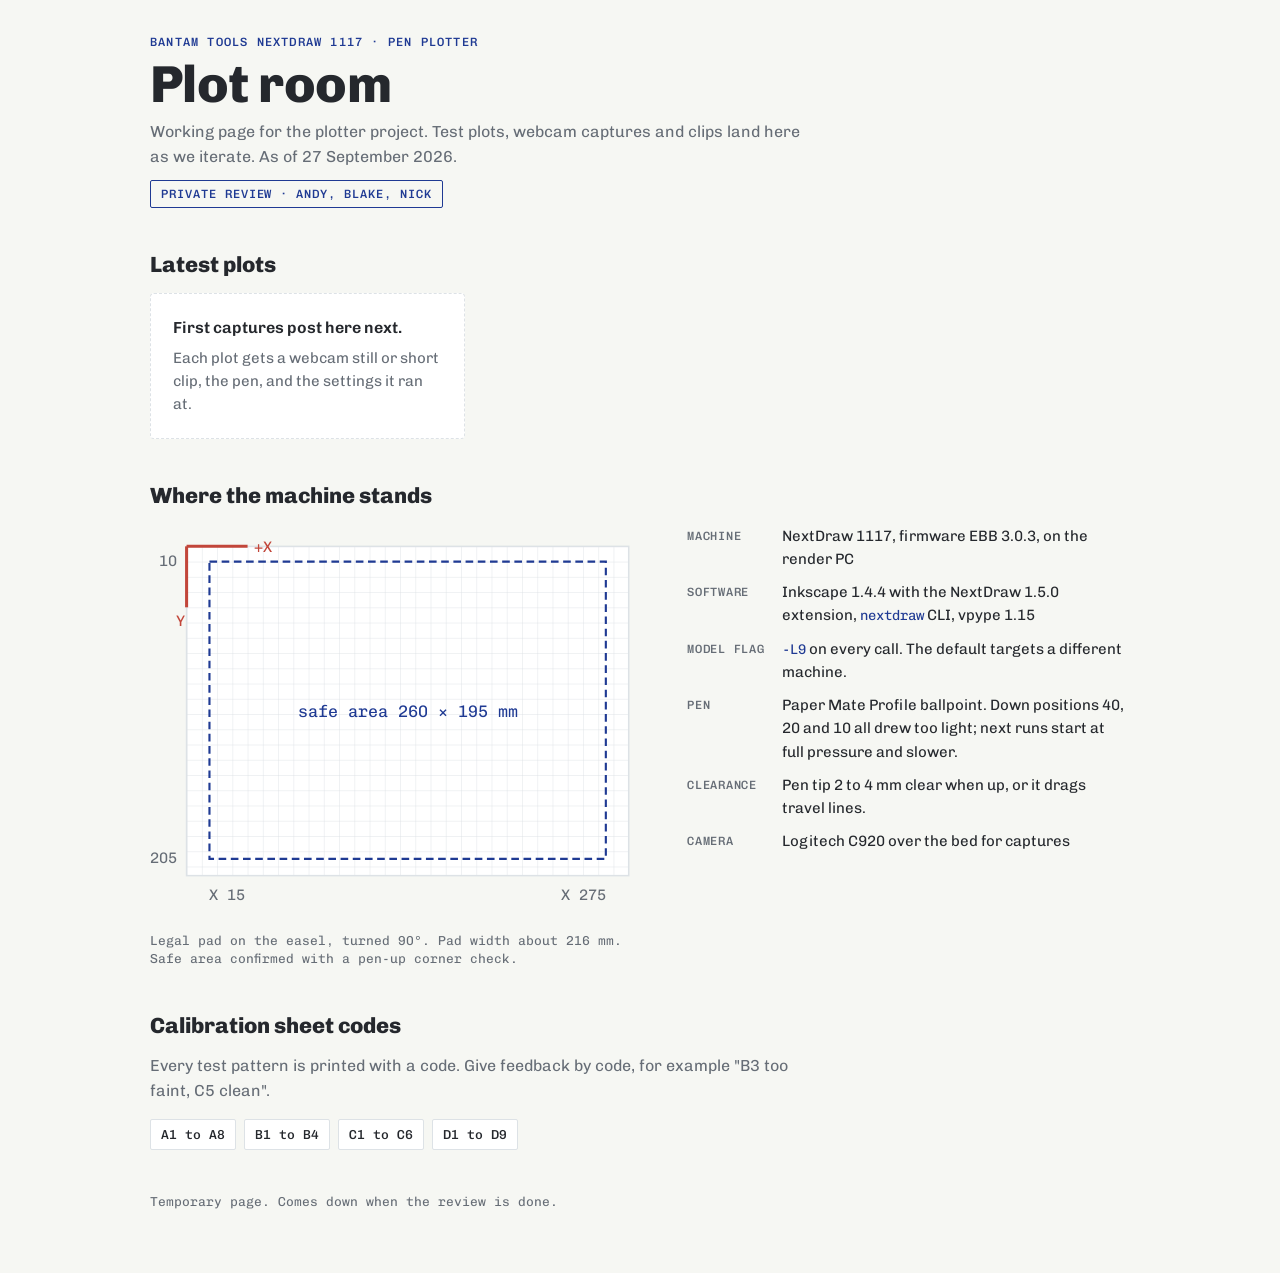
<file: plot/index.html>
<!doctype html><html><head><meta charset=utf8><meta name=viewport content="width=device-width,initial-scale=1,viewport-fit=cover"><style>:root{color-scheme:light;box-sizing:border-box;padding-top:env(safe-area-inset-top,0px);padding-bottom:env(safe-area-inset-bottom,0px)}html{scroll-padding-top:env(safe-area-inset-top,0px)}body{margin:0;padding:0;font:14px -apple-system,BlinkMacSystemFont,sans-serif;background:#faf9f5;color:#141413}img{max-width:100%}[hidden]:not([hidden=until-found i]){display:none!important}</style><meta name="robots" content="noindex, nofollow"><title>NextDraw Plot Room</title></head><body>
<link rel="preconnect" href="https://fonts.googleapis.com">
<link rel="preconnect" href="https://fonts.gstatic.com" crossorigin>
<link rel="stylesheet" href="https://fonts.googleapis.com/css2?family=Chivo:wght@400;600;800&family=Chivo+Mono:wght@400;500&display=swap">
<style>
  :root {
    --paper: #f6f7f3;
    --sheet: #ffffff;
    --grid: #dde2e6;
    --graphite: #25282d;
    --muted: #666d76;
    --ink: #1f3a93;
    --axis: #c2463a;
    --body: "Chivo", "Helvetica Neue", Arial, sans-serif;
    --mono: "Chivo Mono", ui-monospace, Menlo, monospace;
  }
  @media (prefers-color-scheme: dark) {
    :root:not([data-theme="light"]) {
      color-scheme: dark;
      --paper: #121417; --sheet: #1a1d21; --grid: #2a2f35;
      --graphite: #e6e8ea; --muted: #99a1ab; --ink: #93a9ff; --axis: #f07a6d;
    }
  }
  :root[data-theme="dark"] {
    color-scheme: dark;
    --paper: #121417; --sheet: #1a1d21; --grid: #2a2f35;
    --graphite: #e6e8ea; --muted: #99a1ab; --ink: #93a9ff; --axis: #f07a6d;
  }
  body {
    background: var(--paper);
    color: var(--graphite);
    font: 16px/1.55 var(--body);
    padding-inline: 16px;
    padding-block: 36px 64px;
  }
  .wrap { max-width: 980px; margin-inline: auto; display: grid; gap: 44px; }
  header { display: grid; gap: 10px; }
  .eyebrow { font: 500 12px/1 var(--mono); letter-spacing: .1em; text-transform: uppercase; color: var(--ink); }
  h1 { font: 800 clamp(32px, 6vw, 52px)/1 var(--body); margin: 0; letter-spacing: -.01em; text-wrap: balance; }
  h2 { font: 800 22px/1.15 var(--body); margin: 0; text-wrap: balance; }
  header p, .note { margin: 0; color: var(--muted); max-width: 65ch; }
  section { display: grid; gap: 16px; }
  .flag { justify-self: start; font: 500 12px/1 var(--mono); letter-spacing: .08em; text-transform: uppercase;
    border: 1px solid var(--ink); color: var(--ink); padding: 7px 10px; border-radius: 2px; }
  .plots { display: grid; grid-template-columns: repeat(auto-fill, minmax(260px, 1fr)); gap: 18px; }
  .empty { background: var(--sheet); border: 1px dashed var(--grid); border-radius: 4px; padding: 22px; display: grid; gap: 6px; }
  .empty b { font-weight: 600; }
  .empty span { color: var(--muted); font-size: 15px; }
  .split { display: grid; grid-template-columns: 1.15fr 1fr; gap: 28px; align-items: start; }
  figure { margin: 0; display: grid; gap: 8px; }
  svg { width: 100%; height: auto; display: block; }
  figcaption { font: 400 13px/1.4 var(--mono); color: var(--muted); }
  dl { margin: 0; display: grid; grid-template-columns: max-content 1fr; gap: 10px 18px; font-size: 15px; }
  dt { font: 500 12px/1.9 var(--mono); letter-spacing: .06em; text-transform: uppercase; color: var(--muted); }
  dd { margin: 0; }
  code { font: 400 14px var(--mono); color: var(--ink); }
  .codes { display: flex; flex-wrap: wrap; gap: 8px; }
  .codes span { font: 500 13px/1 var(--mono); border: 1px solid var(--grid); background: var(--sheet); padding: 8px 10px; border-radius: 2px; }
  footer { font: 400 13px var(--mono); color: var(--muted); }
  @media (max-width: 720px) { .split { grid-template-columns: 1fr; } }
</style>

<div class="wrap">
  <header>
    <span class="eyebrow">Bantam Tools NextDraw 1117 · pen plotter</span>
    <h1>Plot room</h1>
    <p>Working page for the plotter project. Test plots, webcam captures and clips land here as we iterate. As of 27 September 2026.</p>
    <span class="flag">Private review · Andy, Blake, Nick</span>
  </header>

  <section aria-labelledby="plots-h">
    <h2 id="plots-h">Latest plots</h2>
    <div class="plots">
      <div class="empty">
        <b>First captures post here next.</b>
        <span>Each plot gets a webcam still or short clip, the pen, and the settings it ran at.</span>
      </div>
    </div>
  </section>

  <section aria-labelledby="setup-h">
    <h2 id="setup-h">Where the machine stands</h2>
    <div class="split">
      <figure>
        <svg viewBox="-24 -14 334 262" role="img" aria-label="Legal pad on the easel with the confirmed safe drawing area from X 15 to 275 mm and Y 10 to 205 mm">
          <defs>
            <pattern id="mm" width="10" height="10" patternUnits="userSpaceOnUse">
              <path d="M10 0H0V10" fill="none" stroke="var(--grid)" stroke-width=".6"/>
            </pattern>
          </defs>
          <rect x="0" y="0" width="290" height="216" fill="var(--sheet)" stroke="var(--grid)"/>
          <rect x="0" y="0" width="290" height="216" fill="url(#mm)"/>
          <rect x="15" y="10" width="260" height="195" fill="none" stroke="var(--ink)" stroke-width="1.4" stroke-dasharray="5 3"/>
          <text x="145" y="112" text-anchor="middle" font-family="Chivo Mono, monospace" font-size="11" fill="var(--ink)">safe area 260 × 195 mm</text>
          <line x1="0" y1="0" x2="40" y2="0" stroke="var(--axis)" stroke-width="2"/>
          <line x1="0" y1="0" x2="0" y2="40" stroke="var(--axis)" stroke-width="2"/>
          <text x="44" y="4" font-family="Chivo Mono, monospace" font-size="10" fill="var(--axis)">+X</text>
          <text x="-4" y="52" text-anchor="middle" font-family="Chivo Mono, monospace" font-size="10" fill="var(--axis)">Y</text>
          <text x="15" y="232" font-family="Chivo Mono, monospace" font-size="10" fill="var(--muted)">X 15</text>
          <text x="275" y="232" text-anchor="end" font-family="Chivo Mono, monospace" font-size="10" fill="var(--muted)">X 275</text>
          <text x="-6" y="13" text-anchor="end" font-family="Chivo Mono, monospace" font-size="10" fill="var(--muted)">10</text>
          <text x="-6" y="208" text-anchor="end" font-family="Chivo Mono, monospace" font-size="10" fill="var(--muted)">205</text>
        </svg>
        <figcaption>Legal pad on the easel, turned 90°. Pad width about 216 mm. Safe area confirmed with a pen-up corner check.</figcaption>
      </figure>
      <dl>
        <dt>Machine</dt><dd>NextDraw 1117, firmware EBB 3.0.3, on the render PC</dd>
        <dt>Software</dt><dd>Inkscape 1.4.4 with the NextDraw 1.5.0 extension, <code>nextdraw</code> CLI, vpype 1.15</dd>
        <dt>Model flag</dt><dd><code>-L9</code> on every call. The default targets a different machine.</dd>
        <dt>Pen</dt><dd>Paper Mate Profile ballpoint. Down positions 40, 20 and 10 all drew too light; next runs start at full pressure and slower.</dd>
        <dt>Clearance</dt><dd>Pen tip 2 to 4 mm clear when up, or it drags travel lines.</dd>
        <dt>Camera</dt><dd>Logitech C920 over the bed for captures</dd>
      </dl>
    </div>
  </section>

  <section aria-labelledby="cal-h">
    <h2 id="cal-h">Calibration sheet codes</h2>
    <p class="note">Every test pattern is printed with a code. Give feedback by code, for example "B3 too faint, C5 clean".</p>
    <div class="codes">
      <span>A1 to A8</span><span>B1 to B4</span><span>C1 to C6</span><span>D1 to D9</span>
    </div>
  </section>

  <footer>Temporary page. Comes down when the review is done.</footer>
</div>

</body></html>
</file>
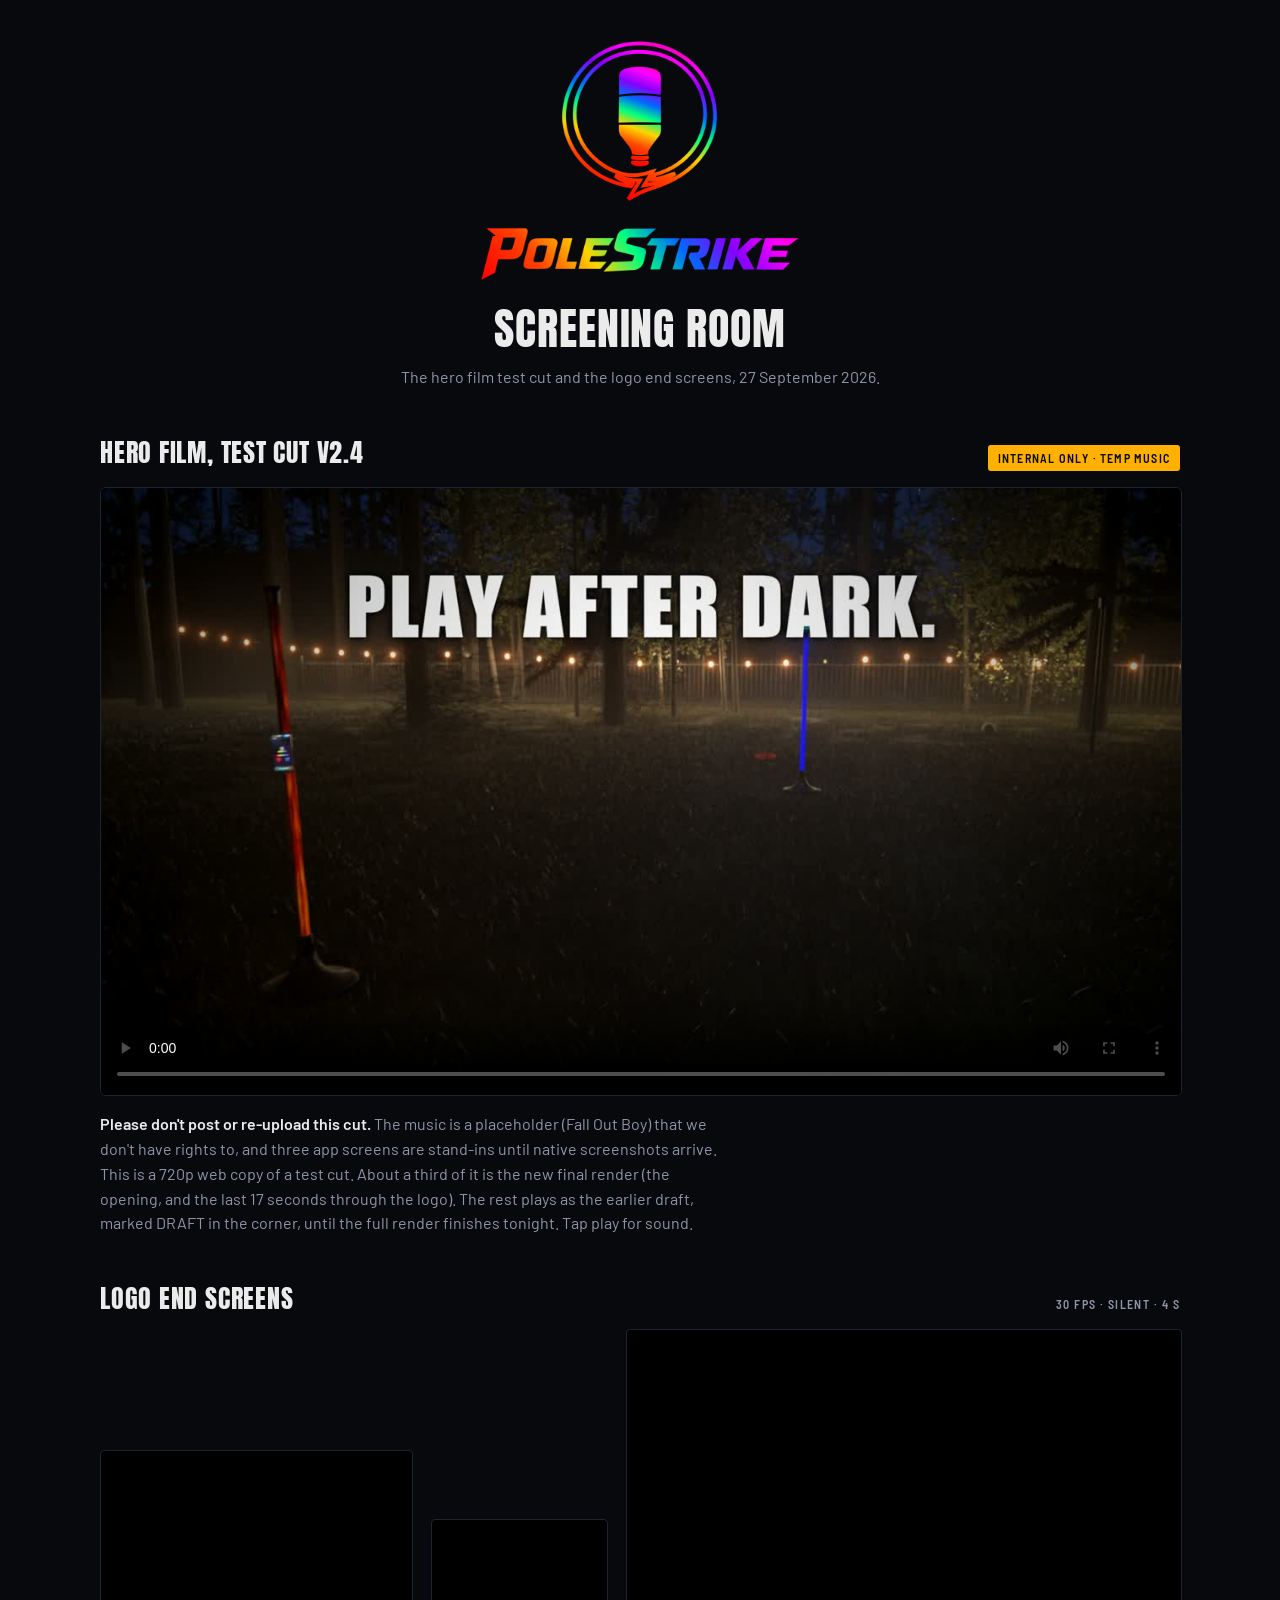
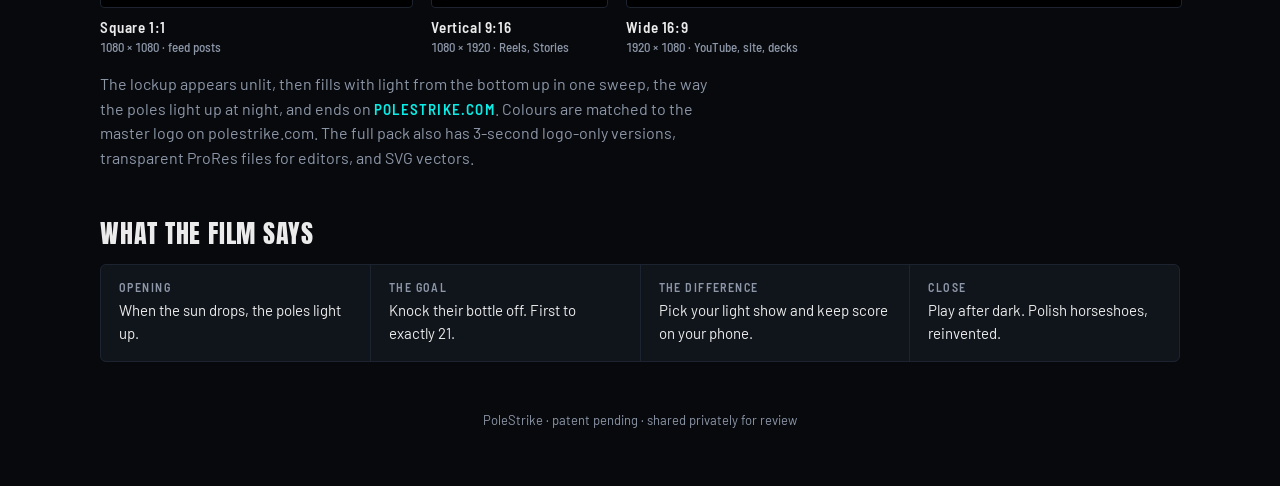
<file: room/index.html>
<!doctype html><html><head><meta charset=utf8><meta name=viewport content="width=device-width,initial-scale=1,viewport-fit=cover"><style>:root{color-scheme:light;box-sizing:border-box;padding-top:env(safe-area-inset-top,0px);padding-bottom:env(safe-area-inset-bottom,0px)}html{scroll-padding-top:env(safe-area-inset-top,0px)}body{margin:0;padding:0;font:14px -apple-system,BlinkMacSystemFont,sans-serif;background:#faf9f5;color:#141413}img{max-width:100%}[hidden]:not([hidden=until-found i]){display:none!important}</style><meta name="robots" content="noindex, nofollow"><title>PoleStrike Screening Room</title></head><body>
<link rel="preconnect" href="https://fonts.googleapis.com">
<link rel="preconnect" href="https://fonts.gstatic.com" crossorigin>
<link rel="stylesheet" href="https://fonts.googleapis.com/css2?family=Anton&family=Barlow:wght@400;500;600&family=Barlow+Semi+Condensed:wght@500;600&display=swap">
<style>
  /* A single dark theme on purpose: this is the brand's night world (polestrike.com). */
  :root {
    color-scheme: dark;
    --night: #07090d;
    --panel: #10141b;
    --line: #1d2430;
    --text: #ebebeb;
    --muted: #8d97a8;
    --cyan: #0aede7;
    --amber: #ffb000;
    --display: "Anton", Impact, "Arial Narrow", sans-serif;
    --body: "Barlow", "Helvetica Neue", Arial, sans-serif;
    --label: "Barlow Semi Condensed", "Arial Narrow", Arial, sans-serif;
  }
  body {
    background: var(--night);
    color: var(--text);
    font: 16px/1.55 var(--body);
    padding-inline: 16px;
    padding-block: 32px 56px;
  }
  .wrap { max-width: 1080px; margin-inline: auto; display: grid; gap: 48px; }
  header { display: grid; justify-items: center; gap: 14px; text-align: center; }
  header img { width: min(340px, 72vw); height: auto; }
  header p { margin: 0; color: var(--muted); max-width: 60ch; }
  h1 {
    font: 400 clamp(30px, 5vw, 44px)/1.05 var(--display);
    letter-spacing: .02em; text-transform: uppercase; margin: 0; text-wrap: balance;
  }
  h2 {
    font: 400 26px/1.1 var(--display); letter-spacing: .03em; text-transform: uppercase;
    margin: 0; text-wrap: balance;
  }
  .label {
    font: 600 12px/1 var(--label); letter-spacing: .12em; text-transform: uppercase; color: var(--muted);
  }
  section { display: grid; gap: 16px; }
  .head { display: flex; flex-wrap: wrap; align-items: baseline; justify-content: space-between; gap: 8px 16px; }
  .flag {
    font: 600 12px/1 var(--label); letter-spacing: .1em; text-transform: uppercase;
    color: var(--night); background: var(--amber); padding: 7px 10px; border-radius: 3px;
  }
  video, .frame img { display: block; width: 100%; max-width: 100%; height: auto; background: #000; }
  .film video { border: 1px solid var(--line); border-radius: 6px; }
  .note { margin: 0; color: var(--muted); max-width: 70ch; }
  .note strong { color: var(--text); font-weight: 600; }
  .stings { display: grid; grid-template-columns: 1fr 0.56fr 1.78fr; gap: 20px; align-items: end; }
  .stings figure { margin: 0; display: grid; gap: 10px; }
  .stings video { border-radius: 4px; border: 1px solid var(--line); }
  figcaption { display: grid; gap: 3px; }
  figcaption b { font: 600 15px/1.2 var(--label); letter-spacing: .04em; }
  figcaption span { font: 500 13px/1.3 var(--label); color: var(--muted); font-variant-numeric: tabular-nums; }
  .facts {
    display: grid; grid-template-columns: repeat(auto-fit, minmax(210px, 1fr)); gap: 1px;
    background: var(--line); border: 1px solid var(--line); border-radius: 6px; overflow: hidden;
  }
  .facts div { background: var(--panel); padding: 16px 18px; display: grid; gap: 6px; }
  .facts p { margin: 0; font-size: 15px; }
  .url { color: var(--cyan); font: 600 15px/1 var(--label); letter-spacing: .08em; }
  footer { color: var(--muted); font-size: 13px; text-align: center; }
  @media (max-width: 720px) {
    .stings { grid-template-columns: 1fr 1fr; }
    .stings figure.wide { grid-column: 1 / -1; }
  }
  @media (prefers-reduced-motion: reduce) { video { animation: none; } }
</style>

<div class="wrap">
  <header>
    <img src="logo.png" alt="PoleStrike logo: the rainbow bottle emblem over the PoleStrike wordmark" width="900" height="615">
    <h1>Screening room</h1>
    <p>The hero film test cut and the logo end screens, 27 September 2026.</p>
  </header>

  <section class="film" aria-labelledby="film-h">
    <div class="head">
      <h2 id="film-h">Hero film, test cut v2.4</h2>
      <span class="flag">Internal only · temp music</span>
    </div>
    <video id="film" controls playsinline preload="metadata" poster="poster.jpg" src="film.mp4"></video>
    <p class="note"><strong>Please don't post or re-upload this cut.</strong> The music is a placeholder (Fall Out Boy) that we don't have rights to, and three app screens are stand-ins until native screenshots arrive. This is a 720p web copy of a test cut. About a third of it is the new final render (the opening, and the last 17 seconds through the logo). The rest plays as the earlier draft, marked DRAFT in the corner, until the full render finishes tonight. Tap play for sound.</p>
  </section>

  <section aria-labelledby="stings-h">
    <div class="head">
      <h2 id="stings-h">Logo end screens</h2>
      <span class="label">30 fps · silent · 4 s</span>
    </div>
    <div class="stings">
      <figure>
        <video id="sq" src="sting_square.mp4" autoplay muted loop playsinline aria-label="Square logo end screen"></video>
        <figcaption><b>Square 1:1</b><span>1080 × 1080 · feed posts</span></figcaption>
      </figure>
      <figure>
        <video id="vt" src="sting_vertical.mp4" autoplay muted loop playsinline aria-label="Vertical logo end screen"></video>
        <figcaption><b>Vertical 9:16</b><span>1080 × 1920 · Reels, Stories</span></figcaption>
      </figure>
      <figure class="wide">
        <video id="wd" src="sting_wide.mp4" autoplay muted loop playsinline aria-label="Wide logo end screen"></video>
        <figcaption><b>Wide 16:9</b><span>1920 × 1080 · YouTube, site, decks</span></figcaption>
      </figure>
    </div>
    <p class="note">The lockup appears unlit, then fills with light from the bottom up in one sweep, the way the poles light up at night, and ends on <span class="url">POLESTRIKE.COM</span>. Colours are matched to the master logo on polestrike.com. The full pack also has 3-second logo-only versions, transparent ProRes files for editors, and SVG vectors.</p>
  </section>

  <section aria-labelledby="facts-h">
    <h2 id="facts-h">What the film says</h2>
    <div class="facts">
      <div><span class="label">Opening</span><p>When the sun drops, the poles light up.</p></div>
      <div><span class="label">The goal</span><p>Knock their bottle off. First to exactly 21.</p></div>
      <div><span class="label">The difference</span><p>Pick your light show and keep score on your phone.</p></div>
      <div><span class="label">Close</span><p>Play after dark. Polish horseshoes, reinvented.</p></div>
    </div>
  </section>

  <footer>PoleStrike · patent pending · shared privately for review</footer>
</div>

</body></html>
</file>
